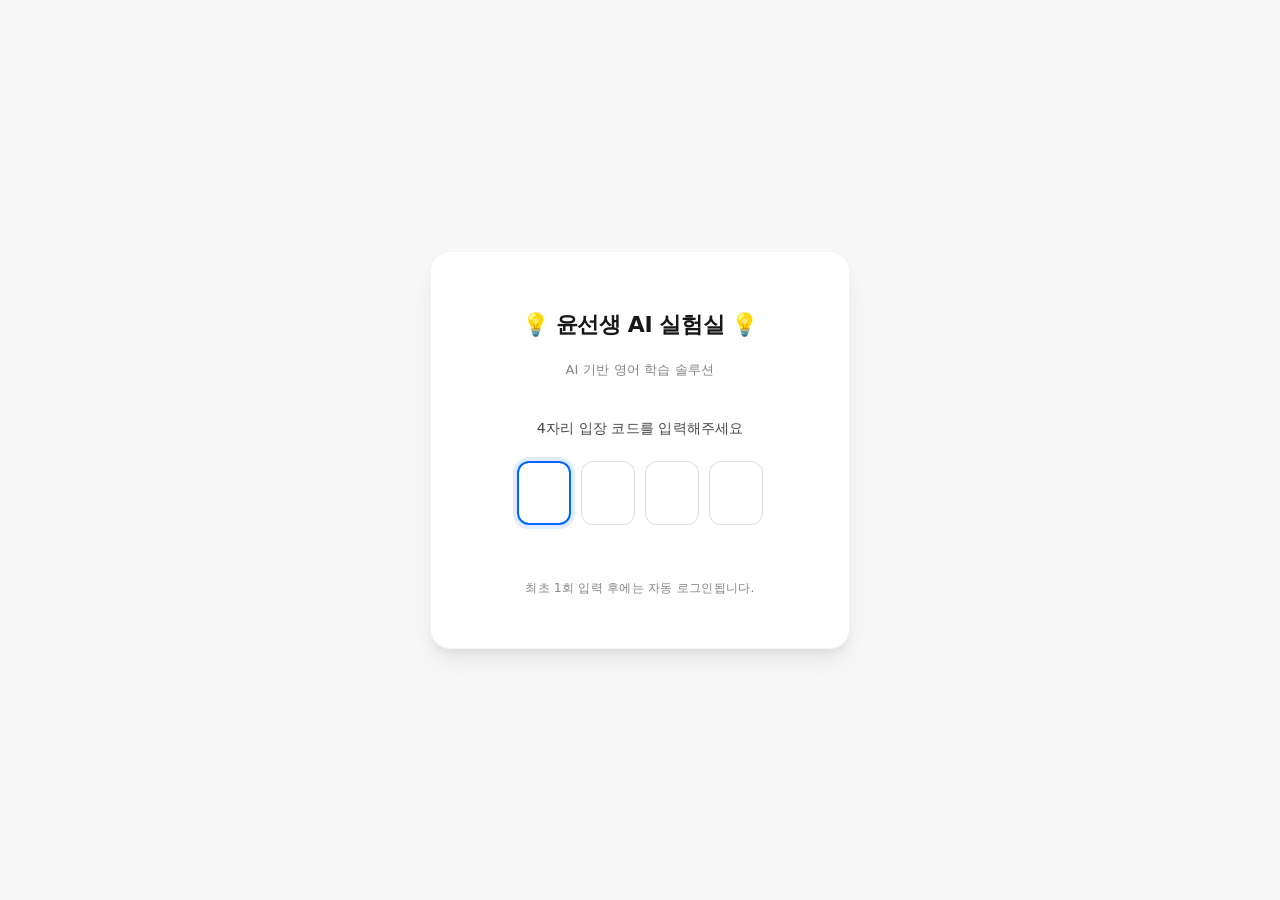
<file: public/index.html>
<!DOCTYPE html>
<html lang="ko">
<head>
  <meta charset="UTF-8" />
  <meta name="viewport" content="width=device-width, initial-scale=1.0"/>
  <title>💡 윤선생 AI 실험실 💡</title>
  <script>
    // 인증 미통과 시 본문 즉시 가림 (깜빡임 방지)
    if (localStorage.getItem('yoonai_auth_ok') !== '1') {
      document.documentElement.classList.add('locked');
    }
  </script>
  <link rel="preconnect" href="https://static.wanted.co.kr" />
  <link rel="stylesheet" href="wds-tokens.css" />
  <link rel="stylesheet" href="styles.css" />
</head>
<body>
  <div id="auth-gate" aria-hidden="false">
    <div class="auth-card">
      <h1 class="auth-logo">💡 윤선생 AI 실험실 💡</h1>
      <p class="auth-subtitle">AI 기반 영어 학습 솔루션</p>
      <p class="auth-prompt">4자리 입장 코드를 입력해주세요</p>
      <form class="auth-form" onsubmit="event.preventDefault();">
        <input class="auth-digit" type="tel" inputmode="numeric" maxlength="1" autocomplete="off" aria-label="1번째 자리" />
        <input class="auth-digit" type="tel" inputmode="numeric" maxlength="1" autocomplete="off" aria-label="2번째 자리" />
        <input class="auth-digit" type="tel" inputmode="numeric" maxlength="1" autocomplete="off" aria-label="3번째 자리" />
        <input class="auth-digit" type="tel" inputmode="numeric" maxlength="1" autocomplete="off" aria-label="4번째 자리" />
      </form>
      <p class="auth-error" role="alert">&nbsp;</p>
      <p class="auth-hint">최초 1회 입력 후에는 자동 로그인됩니다.</p>
    </div>
  </div>

  <header>
    <div class="gnb-inner">
      <span class="gnb-wordmark">⚗️ Yoons AI EdLabs</span>
    </div>
  </header>

  <main>
    <section id="service-intro">
      <h1 class="hero-title"><span class="hero-bulb">💡</span> 윤선생 AI 실험실 <span class="hero-bulb">💡</span></h1>
      <p class="hero-sub">AI 기반 영어 학습 솔루션</p>
      <p>윤선생 AI 실험실은 '1:1 개인 맞춤'이라는 핵심 가치를 구현하기 위해 현장과 긴밀하게 소통하며 최적의 AI 학습 솔루션을 연구하고 검증하는 공간입니다.</p>
      <p>아래에서 원하는 도구를 선택하여 이용해보세요.</p>
    </section>

    <section id="quick-links">
      <div class="quick-link-div">
        <div class="quick-links-title">Quick Links</div>
        <div class="quick-buttons">
          
          <div class="card" data-href="https://writeback-462607.web.app/">
            <div class="icon-circle">
                <img src="src/icon1.png" alt="아이콘" />
            </div>
            <div class="text-container">
              <h3>윤선생 WriteBack</h3>
              <p>AI 영작 첨삭 서비스</p>
            </div>
          </div>
          
          <div class="card" data-href="https://grammar-project-470901.web.app/">
            <div class="icon-circle">
              <img src="src/icon2.png" alt="문항 아이콘" />
            </div>
            <div class="text-container">
              <h3>윤선생 Grammar Bot</h3>
              <p>학년 수준별 AI 문법 문항 생성 서비스</p>
            </div>
          </div>

          <div class="card" data-href="https://reading-activity-df7f4.web.app/">
            <div class="icon-circle">
              <img src="src/icon3.png" alt="액티비티 아이콘" />
            </div>
            <div class="text-container">
              <h3>윤선생 내신 프렙</h3>
              <p>리딩 액티비티 & 내신 대비 문제 자동 생성 서비스</p>
            </div>
          </div>

          <div class="card" data-href="https://yoons-writing-map.web.app/">
            <div class="icon-circle">
              <img src="src/icon4.png" alt="라이팅맵 아이콘" />
            </div>
            <div class="text-container">
              <h3>Yoon's Writing Map</h3>
              <p>Idea Map 기반 AI 피드백 영어 글쓰기 프로그램</p>
            </div>
          </div>

          <div class="card" data-href="https://speakback-5711b.web.app/">
            <div class="icon-circle">
              <img src="src/icon5.png" alt="마이크 아이콘" />
            </div>
            <div class="text-container">
              <h3>윤선생 SpeakBack</h3>
              <p>AI 영어 발화 피드백 서비스</p>
            </div>
          </div>

          </div>
        </div>
      </div>
    </section>

    <section id="contact-section">
      <a href="https://forms.gle/zo47QA6v3bQCnTvNA" class="contact-link" target="_blank" rel="noopener noreferrer">
        🚨문의/제안하기 &rsaquo;
      </a>
    </section>
    </main>

  <footer>
    <div class="footer-inner">
      <p>&copy; 2025 Yoons AI EdLabs. All rights reserved.</p>
      <img src="src/company-logo.png" alt="회사 로고" />
    </div>
  </footer>

  <script src="auth.js" defer></script>
  <script src="script.js" defer></script>
</body>
</html>
</file>
<file: public/wds-tokens.css>
/* ============================================================
   Wanted Design System (WDS / Montage)
   colors_and_type.css

   A flat CSS token export of WDS atomic + semantic tokens,
   ported from @wanteddev/wds-theme (TypeScript) into CSS vars.
   Drop this file into any HTML/CSS project.

   Source: https://github.com/wanteddev/montage-web
   Docs:   https://montage.wanted.co.kr
   ============================================================ */

/* ------------------------------------------------------------
   FONT FACES — Pretendard only (Wanted Sans omitted by design choice)
   ------------------------------------------------------------ */
@import url("https://static.wanted.co.kr/fonts/pretendard/pretendard/pretendardvariable-dynamic-subset.min.css");

:root {
  /* Font families ------------------------------------------- */
  --font-family-pretendard: "Pretendard Variable", Pretendard, -apple-system,
    BlinkMacSystemFont, system-ui, Roboto, "Helvetica Neue", "Segoe UI",
    "Apple SD Gothic Neo", "Noto Sans KR", "Malgun Gothic", sans-serif;

  /* Both base and display use Pretendard */
  --font-family-base: var(--font-family-pretendard);
  --font-family-display: var(--font-family-pretendard);
  --font-family-mono: ui-monospace, SFMono-Regular, "SF Mono", Menlo, Consolas,
    "Liberation Mono", monospace;
}

/* ============================================================
   ATOMIC COLOR PALETTES (numeric 0–99 = lightness scale)
   ============================================================ */
:root {
  /* common ------------------------------------------------- */
  --atomic-common-0: #000000;
  --atomic-common-100: #ffffff;

  /* coolNeutral (primary neutral) -------------------------- */
  --atomic-cool-neutral-5: #0f0f10;
  --atomic-cool-neutral-7: #141415;
  --atomic-cool-neutral-10: #171719;
  --atomic-cool-neutral-15: #1b1c1e;
  --atomic-cool-neutral-17: #212225;
  --atomic-cool-neutral-20: #292a2d;
  --atomic-cool-neutral-22: #2e2f33;
  --atomic-cool-neutral-23: #333438;
  --atomic-cool-neutral-25: #37383c;
  --atomic-cool-neutral-30: #46474c;
  --atomic-cool-neutral-40: #5a5c63;
  --atomic-cool-neutral-50: #70737c;
  --atomic-cool-neutral-60: #878a93;
  --atomic-cool-neutral-70: #989ba2;
  --atomic-cool-neutral-80: #aeb0b6;
  --atomic-cool-neutral-90: #c2c4c8;
  --atomic-cool-neutral-95: #dbdcdf;
  --atomic-cool-neutral-96: #e1e2e4;
  --atomic-cool-neutral-97: #eaebec;
  --atomic-cool-neutral-98: #f4f4f5;
  --atomic-cool-neutral-99: #f7f7f8;

  /* neutral (warm-leaning) --------------------------------- */
  --atomic-neutral-5: #0f0f0f;
  --atomic-neutral-10: #171717;
  --atomic-neutral-15: #1c1c1c;
  --atomic-neutral-20: #2a2a2a;
  --atomic-neutral-22: #303030;
  --atomic-neutral-30: #474747;
  --atomic-neutral-40: #5c5c5c;
  --atomic-neutral-50: #737373;
  --atomic-neutral-60: #8a8a8a;
  --atomic-neutral-70: #9b9b9b;
  --atomic-neutral-80: #b0b0b0;
  --atomic-neutral-90: #c4c4c4;
  --atomic-neutral-95: #dcdcdc;
  --atomic-neutral-99: #f7f7f7;

  /* blue (brand primary) ----------------------------------- */
  --atomic-blue-10: #001536;
  --atomic-blue-20: #002966;
  --atomic-blue-30: #003e9c;
  --atomic-blue-40: #0054d1;
  --atomic-blue-45: #005eeb;
  --atomic-blue-50: #0066ff; /* ★ brand */
  --atomic-blue-55: #1a75ff;
  --atomic-blue-60: #3385ff;
  --atomic-blue-65: #4f95ff;
  --atomic-blue-70: #69a5ff;
  --atomic-blue-80: #9ec5ff;
  --atomic-blue-90: #c9defe;
  --atomic-blue-95: #eaf2fe;
  --atomic-blue-99: #f7fbff;

  /* red ---------------------------------------------------- */
  --atomic-red-10: #3b0101;
  --atomic-red-20: #730303;
  --atomic-red-30: #b00c0c;
  --atomic-red-40: #e52222;
  --atomic-red-50: #ff4242;
  --atomic-red-60: #ff6363;
  --atomic-red-70: #ff8c8c;
  --atomic-red-80: #ffb5b5;
  --atomic-red-90: #fed5d5;
  --atomic-red-95: #feecec;
  --atomic-red-99: #fffafa;

  /* red-orange --------------------------------------------- */
  --atomic-red-orange-10: #290f00;
  --atomic-red-orange-20: #592100;
  --atomic-red-orange-30: #913500;
  --atomic-red-orange-40: #c94a00;
  --atomic-red-orange-48: #f55a00;
  --atomic-red-orange-50: #ff5e00;
  --atomic-red-orange-60: #ff7b2e;
  --atomic-red-orange-70: #ff9b61;
  --atomic-red-orange-80: #ffbd96;
  --atomic-red-orange-90: #fed9c4;
  --atomic-red-orange-95: #feeee5;
  --atomic-red-orange-99: #fffaf7;

  /* orange ------------------------------------------------- */
  --atomic-orange-10: #361e00;
  --atomic-orange-20: #663a00;
  --atomic-orange-30: #9c5800;
  --atomic-orange-39: #d17600;
  --atomic-orange-40: #d47800;
  --atomic-orange-50: #ff9200;
  --atomic-orange-60: #ffa938;
  --atomic-orange-70: #ffc06e;
  --atomic-orange-80: #ffd49c;
  --atomic-orange-90: #fee6c6;
  --atomic-orange-95: #fef4e6;
  --atomic-orange-99: #fffcf7;

  /* lime --------------------------------------------------- */
  --atomic-lime-10: #112900;
  --atomic-lime-20: #225200;
  --atomic-lime-30: #347d00;
  --atomic-lime-37: #429e00;
  --atomic-lime-40: #48ad00;
  --atomic-lime-50: #58cf04;
  --atomic-lime-60: #6be016;
  --atomic-lime-70: #88f03e;
  --atomic-lime-80: #aef779;
  --atomic-lime-90: #ccfca9;
  --atomic-lime-95: #e6ffd4;
  --atomic-lime-99: #f8fff2;

  /* green -------------------------------------------------- */
  --atomic-green-10: #00240c;
  --atomic-green-20: #004517;
  --atomic-green-30: #006e25;
  --atomic-green-40: #009632;
  --atomic-green-50: #00bf40;
  --atomic-green-60: #1ed45a;
  --atomic-green-70: #49e57d;
  --atomic-green-80: #7df5a5;
  --atomic-green-90: #acfcc7;
  --atomic-green-95: #d9ffe6;
  --atomic-green-99: #f2fff6;

  /* cyan --------------------------------------------------- */
  --atomic-cyan-10: #00252b;
  --atomic-cyan-20: #004854;
  --atomic-cyan-30: #006f82;
  --atomic-cyan-40: #0098b2;
  --atomic-cyan-50: #00bdde;
  --atomic-cyan-60: #28d0ed;
  --atomic-cyan-70: #57dff7;
  --atomic-cyan-80: #8aedff;
  --atomic-cyan-90: #b5f4ff;
  --atomic-cyan-95: #defaff;
  --atomic-cyan-99: #f7feff;

  /* light-blue --------------------------------------------- */
  --atomic-light-blue-10: #002130;
  --atomic-light-blue-20: #004261;
  --atomic-light-blue-30: #006796;
  --atomic-light-blue-40: #008dcf;
  --atomic-light-blue-50: #00aeff;
  --atomic-light-blue-60: #3dc2ff;
  --atomic-light-blue-70: #70d2ff;
  --atomic-light-blue-80: #a1e1ff;
  --atomic-light-blue-90: #c4ecfe;
  --atomic-light-blue-95: #e5f6fe;
  --atomic-light-blue-99: #f7fdff;

  /* violet ------------------------------------------------- */
  --atomic-violet-10: #11024d;
  --atomic-violet-20: #23098f;
  --atomic-violet-30: #3a16c9;
  --atomic-violet-40: #4f29e5;
  --atomic-violet-45: #5b37ed;
  --atomic-violet-50: #6541f2;
  --atomic-violet-60: #7d5ef7;
  --atomic-violet-70: #9e86fc;
  --atomic-violet-80: #c0b0ff;
  --atomic-violet-90: #dbd3fe;
  --atomic-violet-95: #f0ecfe;
  --atomic-violet-99: #fbfaff;

  /* purple ------------------------------------------------- */
  --atomic-purple-10: #290247;
  --atomic-purple-20: #580a7d;
  --atomic-purple-30: #861cb8;
  --atomic-purple-40: #ad36e3;
  --atomic-purple-50: #cb59ff;
  --atomic-purple-60: #d478ff;
  --atomic-purple-70: #de96ff;
  --atomic-purple-80: #e9baff;
  --atomic-purple-90: #f2d6ff;
  --atomic-purple-95: #f9edff;
  --atomic-purple-99: #fefbff;

  /* pink --------------------------------------------------- */
  --atomic-pink-10: #3d0133;
  --atomic-pink-20: #730560;
  --atomic-pink-30: #a81690;
  --atomic-pink-40: #d331b8;
  --atomic-pink-46: #e846cd;
  --atomic-pink-50: #f553da;
  --atomic-pink-60: #fa73e3;
  --atomic-pink-70: #ff94ed;
  --atomic-pink-80: #ffb8f3;
  --atomic-pink-90: #fed3f7;
  --atomic-pink-95: #feecfb;
  --atomic-pink-99: #fffafe;
}

/* ============================================================
   OPACITY, SPACING, BREAKPOINT, RADII
   ============================================================ */
:root {
  /* opacity ------------------------------------------------ */
  --opacity-5: 0.05;
  --opacity-8: 0.08;
  --opacity-12: 0.12;
  --opacity-16: 0.16;
  --opacity-22: 0.22;
  --opacity-28: 0.28;
  --opacity-35: 0.35;
  --opacity-43: 0.43;
  --opacity-52: 0.52;
  --opacity-61: 0.61;
  --opacity-74: 0.74;
  --opacity-88: 0.88;
  --opacity-97: 0.97;

  /* spacing scale (raw px) --------------------------------- */
  --space-0: 0px;
  --space-0_5: 0.5px;
  --space-1: 1px;
  --space-2: 2px;
  --space-4: 4px;
  --space-6: 6px;
  --space-8: 8px;
  --space-10: 10px;
  --space-12: 12px;
  --space-14: 14px;
  --space-16: 16px;
  --space-20: 20px;
  --space-24: 24px;
  --space-32: 32px;
  --space-40: 40px;
  --space-48: 48px;
  --space-56: 56px;
  --space-64: 64px;
  --space-72: 72px;
  --space-80: 80px;

  /* breakpoints (min-width) -------------------------------- */
  --bp-xs: 0px;
  --bp-sm: 768px;
  --bp-md: 992px;
  --bp-lg: 1200px;
  --bp-xl: 1600px;

  /* radii (button.style.ts -> 12 / 10 / 8 for L/M/S) ------- */
  --radius-2: 2px;
  --radius-4: 4px;
  --radius-6: 6px;
  --radius-8: 8px;
  --radius-10: 10px;
  --radius-12: 12px;
  --radius-16: 16px;
  --radius-20: 20px;
  --radius-pill: 99px;
  --radius-full: 9999px;
}

/* ============================================================
   SEMANTIC TOKENS — LIGHT THEME (default)
   ============================================================ */
:root,
[data-theme="light"] {
  /* static ------------------------------------------------- */
  --semantic-static-white: var(--atomic-common-100);
  --semantic-static-black: var(--atomic-common-0);

  /* primary (blue) ----------------------------------------- */
  --semantic-primary-normal: var(--atomic-blue-50);  /* #0066FF */
  --semantic-primary-strong: var(--atomic-blue-45);  /* #005EEB */
  --semantic-primary-heavy: var(--atomic-blue-40);   /* #0054D1 */

  /* label (foreground) ------------------------------------- */
  --semantic-label-normal: var(--atomic-cool-neutral-10);   /* #171719 */
  --semantic-label-strong: var(--atomic-common-0);          /* #000000 */
  --semantic-label-neutral: rgba(46, 47, 51, 0.88);         /* coolNeutral-22 * 88% */
  --semantic-label-alternative: rgba(55, 56, 60, 0.61);     /* coolNeutral-25 * 61% */
  --semantic-label-assistive: rgba(55, 56, 60, 0.28);
  --semantic-label-disable: rgba(55, 56, 60, 0.16);

  /* background --------------------------------------------- */
  --semantic-background-normal-normal: var(--atomic-common-100);       /* #ffffff */
  --semantic-background-normal-alternative: var(--atomic-cool-neutral-99); /* #f7f7f8 */
  --semantic-background-elevated-normal: var(--atomic-common-100);
  --semantic-background-elevated-alternative: var(--atomic-cool-neutral-99);
  --semantic-background-transparent-normal: rgba(255, 255, 255, 0.08);
  --semantic-background-transparent-alternative: rgba(255, 255, 255, 0.28);

  /* interaction -------------------------------------------- */
  --semantic-interaction-inactive: var(--atomic-cool-neutral-70);  /* #989BA2 */
  --semantic-interaction-disable: var(--atomic-cool-neutral-98);   /* #F4F4F5 */

  /* line (borders) ----------------------------------------- */
  --semantic-line-normal-normal: rgba(112, 115, 124, 0.22);
  --semantic-line-normal-neutral: rgba(112, 115, 124, 0.16);
  --semantic-line-normal-alternative: rgba(112, 115, 124, 0.08);
  --semantic-line-solid-normal: var(--atomic-cool-neutral-96);
  --semantic-line-solid-neutral: var(--atomic-cool-neutral-97);
  --semantic-line-solid-alternative: var(--atomic-cool-neutral-98);

  /* status ------------------------------------------------- */
  --semantic-status-positive: var(--atomic-green-50);    /* #00BF40 */
  --semantic-status-cautionary: var(--atomic-orange-50); /* #FF9200 */
  --semantic-status-negative: var(--atomic-red-50);      /* #FF4242 */

  /* accent backgrounds (vivid surfaces) -------------------- */
  --semantic-accent-bg-red-orange: var(--atomic-red-orange-50);
  --semantic-accent-bg-lime: var(--atomic-lime-50);
  --semantic-accent-bg-cyan: var(--atomic-cyan-50);
  --semantic-accent-bg-light-blue: var(--atomic-light-blue-50);
  --semantic-accent-bg-violet: var(--atomic-violet-50);
  --semantic-accent-bg-purple: var(--atomic-purple-50);
  --semantic-accent-bg-pink: var(--atomic-pink-50);

  /* accent foregrounds (text-on-light) --------------------- */
  --semantic-accent-fg-red: var(--atomic-red-40);
  --semantic-accent-fg-red-orange: var(--atomic-red-orange-48);
  --semantic-accent-fg-orange: var(--atomic-orange-39);
  --semantic-accent-fg-lime: var(--atomic-lime-37);
  --semantic-accent-fg-green: var(--atomic-green-40);
  --semantic-accent-fg-cyan: var(--atomic-cyan-40);
  --semantic-accent-fg-light-blue: var(--atomic-light-blue-40);
  --semantic-accent-fg-blue: var(--atomic-blue-45);
  --semantic-accent-fg-violet: var(--atomic-violet-45);
  --semantic-accent-fg-purple: var(--atomic-purple-40);
  --semantic-accent-fg-pink: var(--atomic-pink-46);

  /* inverse (dark callouts inside light) ------------------- */
  --semantic-inverse-primary: var(--atomic-blue-60);
  --semantic-inverse-background: var(--atomic-cool-neutral-15);
  --semantic-inverse-label: var(--atomic-cool-neutral-99);

  /* fill (translucent surface tints) ----------------------- */
  --semantic-fill-normal: rgba(112, 115, 124, 0.08);
  --semantic-fill-strong: rgba(112, 115, 124, 0.16);
  --semantic-fill-alternative: rgba(112, 115, 124, 0.05);

  /* material (overlay/dimmer) ------------------------------ */
  --semantic-material-dimmer: rgba(23, 23, 25, 0.52);

  /* elevation shadows ------------------------------------- */
  --shadow-xsmall: 0px 1px 2px -1px rgba(23, 23, 23, 0.1);
  --shadow-small: 0px 2px 4px -2px rgba(23, 23, 23, 0.06),
                  0px 4px 6px -1px rgba(23, 23, 23, 0.06);
  --shadow-medium: 0px 4px 6px -2px rgba(23, 23, 23, 0.07),
                   0px 10px 15px -3px rgba(23, 23, 23, 0.07);
  --shadow-large: 0px 6px 10px -4px rgba(23, 23, 23, 0.08),
                  0px 16px 24px -6px rgba(23, 23, 23, 0.08);
  --shadow-xlarge: 0px 10px 15px -5px rgba(23, 23, 23, 0.1),
                   0px 24px 38px -10px rgba(23, 23, 23, 0.12);
  --shadow-spread-small: 0px 0px 60px 0px rgba(23, 23, 23, 0.1);
  --shadow-spread-medium: 0px 15px 75px 0px rgba(23, 23, 23, 0.16);
}

/* ============================================================
   SEMANTIC TOKENS — DARK THEME
   ============================================================ */
[data-theme="dark"] {
  --semantic-primary-normal: var(--atomic-blue-60);
  --semantic-primary-strong: var(--atomic-blue-55);
  --semantic-primary-heavy: var(--atomic-blue-50);

  --semantic-label-normal: var(--atomic-cool-neutral-99);
  --semantic-label-strong: var(--atomic-common-100);
  --semantic-label-neutral: rgba(194, 196, 200, 0.88);     /* coolNeutral-90 */
  --semantic-label-alternative: rgba(174, 176, 182, 0.61); /* coolNeutral-80 */
  --semantic-label-assistive: rgba(174, 176, 182, 0.28);
  --semantic-label-disable: rgba(152, 155, 162, 0.16);     /* coolNeutral-70 */

  --semantic-background-normal-normal: var(--atomic-cool-neutral-15);     /* #1B1C1E */
  --semantic-background-normal-alternative: var(--atomic-cool-neutral-5); /* #0F0F10 */
  --semantic-background-elevated-normal: var(--atomic-cool-neutral-17);   /* #212225 */
  --semantic-background-elevated-alternative: var(--atomic-cool-neutral-7);
  --semantic-background-transparent-normal: rgba(33, 34, 37, 0.61);
  --semantic-background-transparent-alternative: rgba(33, 34, 37, 0.61);

  --semantic-interaction-inactive: var(--atomic-cool-neutral-40);
  --semantic-interaction-disable: var(--atomic-cool-neutral-22);

  --semantic-line-normal-normal: rgba(112, 115, 124, 0.32);
  --semantic-line-normal-neutral: rgba(112, 115, 124, 0.28);
  --semantic-line-normal-alternative: rgba(112, 115, 124, 0.22);
  --semantic-line-solid-normal: var(--atomic-cool-neutral-25);
  --semantic-line-solid-neutral: var(--atomic-cool-neutral-23);
  --semantic-line-solid-alternative: var(--atomic-cool-neutral-22);

  --semantic-status-positive: var(--atomic-green-60);
  --semantic-status-cautionary: var(--atomic-orange-60);
  --semantic-status-negative: var(--atomic-red-60);

  --semantic-inverse-primary: var(--atomic-blue-50);
  --semantic-inverse-background: var(--atomic-common-100);
  --semantic-inverse-label: var(--atomic-cool-neutral-10);

  --semantic-fill-normal: rgba(112, 115, 124, 0.22);
  --semantic-fill-strong: rgba(112, 115, 124, 0.28);
  --semantic-fill-alternative: rgba(112, 115, 124, 0.12);

  --semantic-material-dimmer: rgba(23, 23, 25, 0.74);
}

/* Auto-dark via prefers-color-scheme (when no explicit data-theme) */
@media (prefers-color-scheme: dark) {
  :root:not([data-theme="light"]) {
    --semantic-primary-normal: var(--atomic-blue-60);
    --semantic-primary-strong: var(--atomic-blue-55);
    --semantic-primary-heavy: var(--atomic-blue-50);

    --semantic-label-normal: var(--atomic-cool-neutral-99);
    --semantic-label-strong: var(--atomic-common-100);
    --semantic-label-neutral: rgba(194, 196, 200, 0.88);
    --semantic-label-alternative: rgba(174, 176, 182, 0.61);
    --semantic-label-assistive: rgba(174, 176, 182, 0.28);
    --semantic-label-disable: rgba(152, 155, 162, 0.16);

    --semantic-background-normal-normal: var(--atomic-cool-neutral-15);
    --semantic-background-normal-alternative: var(--atomic-cool-neutral-5);
    --semantic-background-elevated-normal: var(--atomic-cool-neutral-17);
    --semantic-background-elevated-alternative: var(--atomic-cool-neutral-7);

    --semantic-line-normal-normal: rgba(112, 115, 124, 0.32);
    --semantic-line-normal-neutral: rgba(112, 115, 124, 0.28);
    --semantic-line-normal-alternative: rgba(112, 115, 124, 0.22);
    --semantic-line-solid-normal: var(--atomic-cool-neutral-25);
    --semantic-line-solid-neutral: var(--atomic-cool-neutral-23);
    --semantic-line-solid-alternative: var(--atomic-cool-neutral-22);

    --semantic-inverse-background: var(--atomic-common-100);
    --semantic-inverse-label: var(--atomic-cool-neutral-10);

    --semantic-fill-normal: rgba(112, 115, 124, 0.22);
    --semantic-fill-strong: rgba(112, 115, 124, 0.28);
    --semantic-fill-alternative: rgba(112, 115, 124, 0.12);
  }
}

/* ============================================================
   TYPOGRAPHY — 19-variant scale from
   packages/wds/src/components/typography/style.ts
   Each variant carries font-size + line-height + letter-spacing.
   Weight is composed separately (regular 400 / medium 500 /
   bold 600 — except display* + title* where bold = 700).
   ============================================================ */

html,
body {
  font-family: var(--font-family-base);
  font-feature-settings: "ss06", "ss07"; /* Pretendard tabular tweaks */
  color: var(--semantic-label-normal);
  background-color: var(--semantic-background-normal-normal);
  -webkit-font-smoothing: antialiased;
  -moz-osx-font-smoothing: grayscale;
}

/* The base wds-typography variants — apply as class .t-display1 etc. */

.t-display1 { font-family: var(--font-family-display); font-size: 3.5rem;    line-height: 4.5rem;   letter-spacing: -0.0319em; }
.t-display2 { font-family: var(--font-family-display); font-size: 2.5rem;    line-height: 3.25rem;  letter-spacing: -0.0282em; }
.t-display3 { font-family: var(--font-family-display); font-size: 2.25rem;   line-height: 3rem;     letter-spacing: -0.0270em; }

.t-title1   { font-family: var(--font-family-display); font-size: 2rem;      line-height: 2.75rem;  letter-spacing: -0.0253em; }
.t-title2   { font-family: var(--font-family-display); font-size: 1.75rem;   line-height: 2.375rem; letter-spacing: -0.0236em; }
.t-title3   { font-family: var(--font-family-display); font-size: 1.5rem;    line-height: 2rem;     letter-spacing: -0.0230em; }

.t-heading1 { font-size: 1.375rem;  line-height: 1.875rem; letter-spacing: -0.0194em; }
.t-heading2 { font-size: 1.25rem;   line-height: 1.75rem;  letter-spacing: -0.0120em; }

.t-headline1{ font-size: 1.125rem;  line-height: 1.625rem; letter-spacing: -0.0020em; }
.t-headline2{ font-size: 1.0625rem; line-height: 1.5rem;   letter-spacing: 0em; }

.t-body1         { font-size: 1rem;      line-height: 1.5rem;   letter-spacing: 0.0057em; }
.t-body1-reading { font-size: 1rem;      line-height: 1.625rem; letter-spacing: 0.0057em; }
.t-body2         { font-size: 0.9375rem; line-height: 1.375rem; letter-spacing: 0.0096em; }
.t-body2-reading { font-size: 0.9375rem; line-height: 1.5rem;   letter-spacing: 0.0096em; }

.t-label1         { font-size: 0.875rem;  line-height: 1.25rem;  letter-spacing: 0.0145em; }
.t-label1-reading { font-size: 0.875rem;  line-height: 1.375rem; letter-spacing: 0.0145em; }
.t-label2         { font-size: 0.8125rem; line-height: 1.125rem; letter-spacing: 0.0194em; }

.t-caption1 { font-size: 0.75rem;   line-height: 1rem;     letter-spacing: 0.0252em; }
.t-caption2 { font-size: 0.6875rem; line-height: 0.875rem; letter-spacing: 0.0311em; }

/* Weights */
.w-regular { font-weight: 400; }
.w-medium  { font-weight: 500; }
.w-bold    { font-weight: 600; }
/* For display* + title*, bold should be 700: */
.t-display1.w-bold, .t-display2.w-bold, .t-display3.w-bold,
.t-title1.w-bold,   .t-title2.w-bold,   .t-title3.w-bold { font-weight: 700; }

/* Semantic HTML defaults map onto WDS scale */
h1 { font-family: var(--font-family-display); font-size: 2.5rem;  line-height: 3.25rem; letter-spacing: -0.0282em; font-weight: 700; }
h2 { font-family: var(--font-family-display); font-size: 2rem;    line-height: 2.75rem; letter-spacing: -0.0253em; font-weight: 700; }
h3 { font-family: var(--font-family-display); font-size: 1.5rem;  line-height: 2rem;    letter-spacing: -0.0230em; font-weight: 700; }
h4 { font-size: 1.25rem;  line-height: 1.75rem;  letter-spacing: -0.0120em; font-weight: 600; }
h5 { font-size: 1.125rem; line-height: 1.625rem; letter-spacing: -0.0020em; font-weight: 600; }
h6 { font-size: 1rem;     line-height: 1.5rem;   letter-spacing: 0.0057em;  font-weight: 600; }

p  { font-size: 1rem; line-height: 1.625rem; letter-spacing: 0.0057em; }
small { font-size: 0.8125rem; line-height: 1.125rem; letter-spacing: 0.0194em; }

code, pre, kbd, samp {
  font-family: var(--font-family-mono);
  font-size: 0.875em;
}

/* ============================================================
   UTILITY ALIASES (more familiar names if you prefer them)
   ============================================================ */
:root {
  --fg-1: var(--semantic-label-normal);
  --fg-2: var(--semantic-label-neutral);
  --fg-3: var(--semantic-label-alternative);
  --fg-4: var(--semantic-label-assistive);
  --fg-disabled: var(--semantic-label-disable);

  --bg-1: var(--semantic-background-normal-normal);
  --bg-2: var(--semantic-background-normal-alternative);
  --bg-elevated: var(--semantic-background-elevated-normal);

  --border-1: var(--semantic-line-normal-normal);
  --border-2: var(--semantic-line-normal-neutral);
  --border-3: var(--semantic-line-normal-alternative);

  --accent: var(--semantic-primary-normal); /* WDS Blue 50 — #0066FF */
  --accent-strong: var(--semantic-primary-strong);

  --gnb-height: 64px;
  --layout-max-width: 1280px;
  --layout-padding-inline: 24px;
}
</file>
<file: public/styles.css>
/* ============================================================
   윤선생 AI 실험실 portal — WDS / Montage theme application
   Tokens come from wds-tokens.css; this file only composes them.
   ============================================================ */

* { box-sizing: border-box; }

html, body {
  margin: 0;
  padding: 0;
  min-height: 100vh;
}

body {
  font-family: var(--font-family-base);
  background: var(--semantic-background-normal-normal);
  color: var(--semantic-label-normal);
  -webkit-font-smoothing: antialiased;
  -moz-osx-font-smoothing: grayscale;
  font-feature-settings: "ss06", "ss07";
}

a { color: inherit; text-decoration: none; }
button { font-family: inherit; }

/* ============ Header (colored band, WDS blue→violet gradient) ============ */
header {
  height: var(--gnb-height);
  display: flex;
  align-items: center;
  padding: 0 var(--layout-padding-inline);
  background: linear-gradient(135deg, var(--atomic-blue-50) 0%, var(--atomic-violet-50) 100%);
  color: var(--semantic-static-white);
  box-shadow: var(--shadow-small);
}

.gnb-inner {
  max-width: var(--layout-max-width);
  width: 100%;
  margin: 0 auto;
  display: flex;
  align-items: center;
  justify-content: flex-start;
}

.gnb-wordmark {
  font-family: var(--font-family-display);
  font-size: 17px;
  font-weight: 700;
  letter-spacing: -0.0194em;
  color: var(--semantic-static-white);
}

/* ============ Page layout ============ */
main {
  max-width: var(--layout-max-width);
  margin: 0 auto;
  padding: 0 var(--layout-padding-inline);
}

/* ============ Hero ============ */
#service-intro {
  text-align: center;
  padding: 40px 0 48px;
}

.hero-title {
  font-family: var(--font-family-display);
  font-size: 56px;
  font-weight: 700;
  line-height: 1.1;
  letter-spacing: -0.032em;
  color: var(--semantic-label-normal);
  margin: 0 0 16px;
}

.hero-bulb {
  font-size: 0.8em;
  vertical-align: 0.05em;
}

.hero-sub {
  font-size: 17px;
  font-weight: 500;
  color: var(--semantic-label-neutral);
  margin: 0 0 32px;
  letter-spacing: -0.002em;
}

#service-intro p:not(.hero-sub) {
  margin: 0 auto;
  max-width: 720px;
  font-size: 17px;
  line-height: 1.7;
  color: var(--semantic-label-neutral);
  letter-spacing: 0.0057em;
}

#service-intro p:not(.hero-sub) + p {
  margin-top: 10px;
  color: var(--semantic-label-alternative);
}

@media (max-width: 768px) {
  #service-intro { padding: 28px 0 36px; }
  .hero-title { font-size: 36px; letter-spacing: -0.028em; }
  .hero-sub { font-size: 15px; margin-bottom: 24px; }
  #service-intro p:not(.hero-sub) { font-size: 15px; }
}

/* ============ Quick Links section ============ */
#quick-links {
  padding: 32px 0 64px;
}

.quick-link-div {
  background: transparent;
  border-radius: 0;
  padding: 0;
  margin: 0;
  box-shadow: none;
}

.quick-links-title {
  font-family: var(--font-family-display);
  font-size: 28px;
  font-weight: 700;
  letter-spacing: -0.024em;
  color: var(--semantic-label-normal);
  text-align: center;
  margin: 0 0 32px;
}

.quick-buttons {
  display: grid;
  grid-template-columns: repeat(6, 1fr);
  gap: 16px;
  max-width: 1020px;
  margin: 0 auto;
}

/* ============ Service card (WDS resource card style) ============ */
.card {
  grid-column: span 2;
  display: flex;
  align-items: center;
  gap: 14px;
  padding: 16px 18px;
  background: var(--semantic-background-elevated-normal);
  border-radius: 16px;
  box-shadow: inset 0 0 0 1px var(--semantic-line-normal-alternative);
  cursor: pointer;
  position: relative;
  overflow: hidden;
  transition: transform 0.25s ease, box-shadow 0.25s ease;
}

.card::after {
  /* WDS "WithInteraction" overlay pattern — opacity-only hover */
  content: "";
  position: absolute;
  inset: 0;
  background: var(--semantic-label-normal);
  opacity: 0;
  transition: opacity 0.15s ease;
  pointer-events: none;
}

.card:hover {
  transform: translateY(-2px);
  box-shadow: inset 0 0 0 1px var(--semantic-line-normal-normal), var(--shadow-medium);
}

.card:hover::after { opacity: 0.04; }
.card:active::after { opacity: 0.08; }

/* Center the trailing card(s) on the desktop grid */
.card:nth-child(4):nth-last-child(2) { grid-column: 2 / span 2; }
.card:nth-child(4):last-child { grid-column: 3 / span 2; }

.icon-circle {
  flex-shrink: 0;
  width: 46px;
  height: 46px;
  border-radius: 13px;
  background: var(--semantic-fill-normal);
  display: flex;
  align-items: center;
  justify-content: center;
}

.icon-circle img {
  width: 26px;
  height: 26px;
  object-fit: contain;
}

.text-container {
  display: flex;
  flex-direction: column;
  min-width: 0;
}

.text-container h3 {
  margin: 0 0 3px;
  font-family: var(--font-family-base);
  font-size: 15.5px;
  font-weight: 600;
  letter-spacing: -0.002em;
  color: var(--semantic-label-normal);
  line-height: 1.35;
}

.text-container p {
  margin: 0;
  font-size: 13px;
  line-height: 1.4;
  color: var(--semantic-label-alternative);
  letter-spacing: 0.0096em;
}

/* ============ Contact link ============ */
#contact-section {
  text-align: center;
  padding: 0 0 48px;
}

.contact-link {
  display: inline-flex;
  align-items: center;
  gap: 4px;
  padding: 12px 22px;
  border-radius: var(--radius-pill);
  background: var(--semantic-fill-normal);
  color: var(--semantic-label-normal);
  font-size: 14px;
  font-weight: 600;
  letter-spacing: 0.0145em;
  transition: background-color 0.3s ease, color 0.3s ease;
}

.contact-link:hover {
  background: var(--semantic-inverse-background);
  color: var(--semantic-inverse-label);
  text-decoration: none;
}

/* ============ Footer (dark band, compact, stacked center) ============ */
footer {
  margin-top: 48px;
  padding: 14px var(--layout-padding-inline);
  background: var(--semantic-inverse-background);
  color: var(--semantic-inverse-label);
}

.footer-inner {
  max-width: var(--layout-max-width);
  margin: 0 auto;
  display: flex;
  flex-direction: column;
  align-items: center;
  gap: 6px;
  text-align: center;
}

footer p {
  margin: 0;
  font-size: 12px;
  font-weight: 500;
  color: var(--semantic-inverse-label);
  opacity: 0.7;
  letter-spacing: 0.0145em;
}

footer img {
  height: 24px;
  opacity: 0.8;
}

/* ============ Responsive ============ */
@media (max-width: 1100px) {
  .quick-buttons { grid-template-columns: repeat(4, 1fr); }
  .card,
  .card:nth-child(4):nth-last-child(2),
  .card:nth-child(4):last-child { grid-column: span 2; }
  .card:nth-child(5):last-child { grid-column: 2 / span 2; }
}

@media (max-width: 720px) {
  .quick-buttons { grid-template-columns: 1fr; gap: 12px; }
  .card,
  .card:nth-child(4):nth-last-child(2),
  .card:nth-child(4):last-child,
  .card:nth-child(5):last-child { grid-column: auto; }
}

/* ============ Auth gate (WDS-styled) ============ */
#auth-gate {
  position: fixed;
  inset: 0;
  z-index: 9999;
  background: var(--semantic-background-normal-alternative);
  display: flex;
  align-items: center;
  justify-content: center;
  padding: 20px;
  transition: opacity 0.3s ease;
}

html:not(.locked) #auth-gate { display: none; }
html.locked { overflow: hidden; }
html.locked > body > header,
html.locked > body > main,
html.locked > body > footer { display: none; }

.auth-card {
  background: var(--semantic-background-elevated-normal);
  padding: 48px 40px;
  border-radius: 20px;
  box-shadow:
    inset 0 0 0 1px var(--semantic-line-normal-alternative),
    var(--shadow-large);
  text-align: center;
  max-width: 420px;
  width: 100%;
}

.auth-logo {
  font-family: var(--font-family-display);
  font-size: 22px;
  font-weight: 700;
  letter-spacing: -0.0194em;
  margin: 0 0 6px;
  color: var(--semantic-label-normal);
}

.auth-subtitle {
  font-size: 13px;
  color: var(--semantic-label-alternative);
  margin: 0 0 32px;
  letter-spacing: 0.0145em;
}

.auth-prompt {
  font-size: 14px;
  color: var(--semantic-label-neutral);
  margin: 0 0 20px;
  letter-spacing: 0.0096em;
}

.auth-form {
  display: flex;
  gap: 10px;
  justify-content: center;
  margin: 0 0 16px;
}

.auth-form.shake { animation: auth-shake 0.5s ease; }

@keyframes auth-shake {
  0%, 100% { transform: translateX(0); }
  20%, 60% { transform: translateX(-8px); }
  40%, 80% { transform: translateX(8px); }
}

.auth-digit {
  width: 54px;
  height: 64px;
  font-family: var(--font-family-base);
  font-size: 28px;
  font-weight: 600;
  text-align: center;
  background: var(--semantic-background-normal-normal);
  color: var(--semantic-label-normal);
  border: 0;
  border-radius: 12px;
  box-shadow: inset 0 0 0 1px var(--semantic-line-normal-normal);
  outline: none;
  transition: box-shadow 0.15s ease;
  -moz-appearance: textfield;
}

.auth-digit::-webkit-outer-spin-button,
.auth-digit::-webkit-inner-spin-button {
  -webkit-appearance: none;
  margin: 0;
}

.auth-digit:focus {
  box-shadow:
    inset 0 0 0 2px var(--semantic-primary-normal),
    0 0 0 4px rgba(0, 102, 255, 0.12);
}

.auth-error {
  font-size: 13px;
  color: var(--semantic-status-negative);
  margin: 0;
  min-height: 18px;
  visibility: hidden;
  letter-spacing: 0.0145em;
}

.auth-error.visible { visibility: visible; }

.auth-hint {
  font-size: 12px;
  color: var(--semantic-label-alternative);
  margin: 8px 0 0;
  letter-spacing: 0.025em;
}

@media (max-width: 480px) {
  .auth-card { padding: 36px 24px; }
  .auth-digit { width: 48px; height: 56px; font-size: 24px; }
  .auth-form { gap: 8px; }
}
</file>
